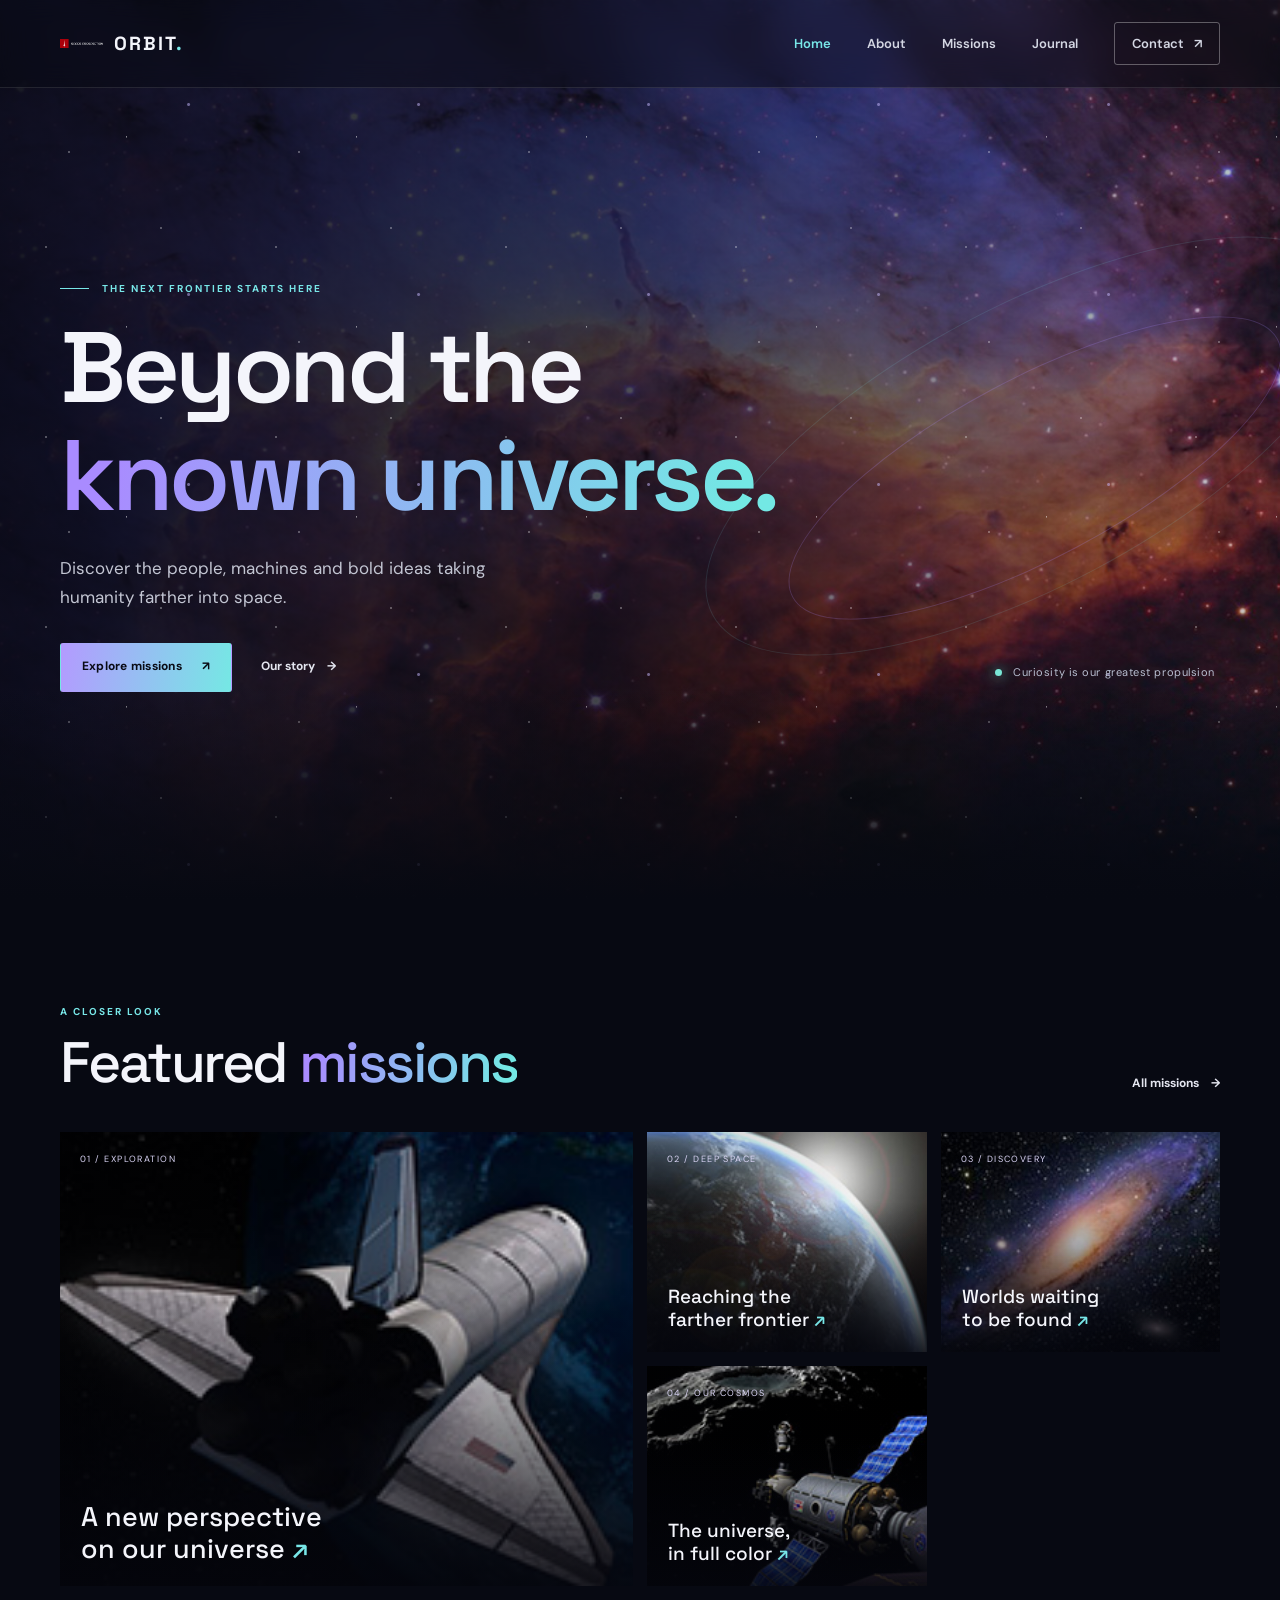
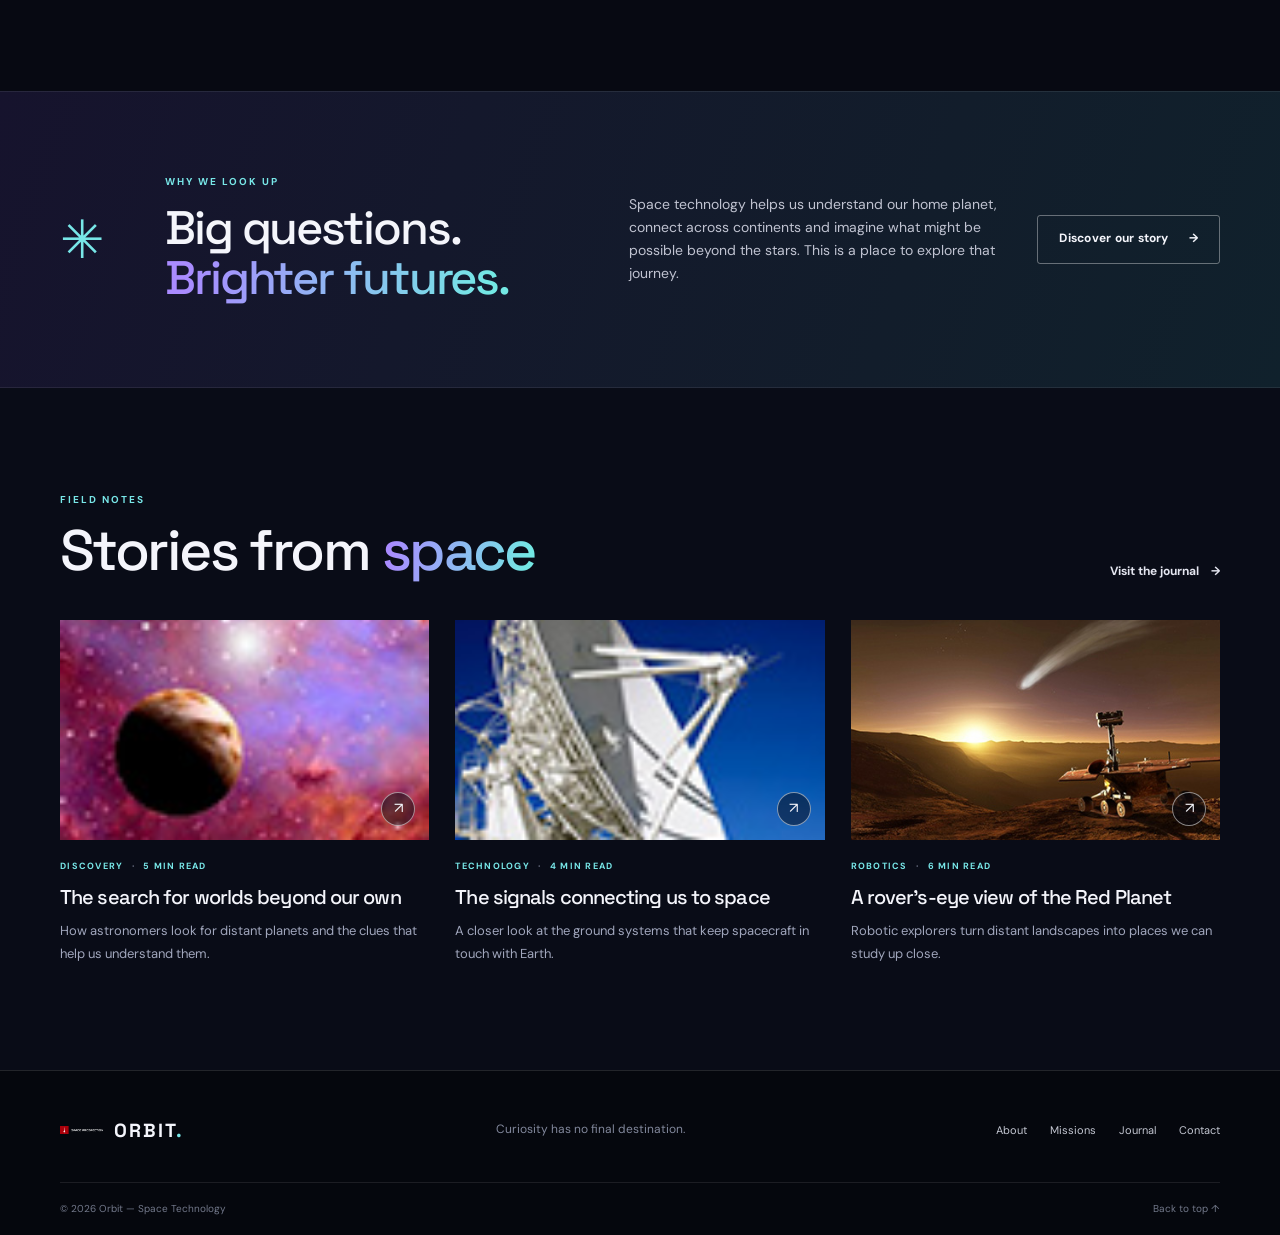
<file: index.html>
<!DOCTYPE html>
<html lang="en">
<head>
  <meta charset="UTF-8">
  <meta name="viewport" content="width=device-width, initial-scale=1.0">
  <meta name="description" content="Explore spacecraft, missions and discoveries shaping our understanding of the universe.">
  <title>Orbit — Space Technology</title>
  <link rel="preconnect" href="https://fonts.googleapis.com">
  <link rel="preconnect" href="https://fonts.gstatic.com" crossorigin>
  <link href="https://fonts.googleapis.com/css2?family=DM+Sans:wght@400;500;600;700&family=Space+Grotesk:wght@400;500;600;700&display=swap" rel="stylesheet">
  <link rel="stylesheet" href="styles.css">
</head>
<body>
  <header class="site-header">
    <div class="container nav-wrap">
      <a class="brand" href="index.html" aria-label="Orbit home"><img src="logo.png" alt="Orbit space logo"><span>ORBIT<span class="brand-dot">.</span></span></a>
      <nav class="main-nav" aria-label="Main navigation">
        <a class="active" href="index.html">Home</a><a href="about.html">About</a><a href="project.html">Missions</a><a href="blog.html">Journal</a><a class="nav-cta" href="Contact.html">Contact <span aria-hidden="true">↗</span></a>
      </nav>
    </div>
  </header>
  <main>
    <section class="hero hero-home">
      <div class="hero-stars" aria-hidden="true"></div>
      <div class="container hero-content">
        <p class="eyebrow fade-in"><span class="eyebrow-line"></span> THE NEXT FRONTIER STARTS HERE</p>
        <h1 class="fade-in delay-1">Beyond the<br><span class="text-gradient">known universe.</span></h1>
        <p class="hero-copy fade-in delay-2">Discover the people, machines and bold ideas taking humanity farther into space.</p>
        <div class="hero-actions fade-in delay-3"><a class="button button-primary" href="project.html">Explore missions <span aria-hidden="true">↗</span></a><a class="text-link" href="about.html">Our story <span aria-hidden="true">→</span></a></div>
        <div class="hero-note fade-in delay-3"><span class="status-dot"></span> Curiosity is our greatest propulsion</div>
      </div>
      <div class="hero-orbit orbit-one" aria-hidden="true"></div><div class="hero-orbit orbit-two" aria-hidden="true"></div>
    </section>

    <section class="section section-featured">
      <div class="container">
        <div class="section-heading"><div><p class="eyebrow">A CLOSER LOOK</p><h2>Featured <span class="text-gradient">missions</span></h2></div><a class="text-link" href="project.html">All missions <span aria-hidden="true">→</span></a></div>
        <div class="feature-grid">
          <a class="feature-card feature-large" href="project.html"><img src="project-image1.jpg" alt="Space exploration mission imagery" loading="lazy"><span class="card-shade"></span><span class="feature-label">01 / EXPLORATION</span><span class="feature-title">A new perspective<br>on our universe <span>↗</span></span></a>
          <a class="feature-card" href="project.html"><img src="project-image2.jpg" alt="A spacecraft exploring beyond Earth" loading="lazy"><span class="card-shade"></span><span class="feature-label">02 / DEEP SPACE</span><span class="feature-title">Reaching the<br>farther frontier <span>↗</span></span></a>
          <a class="feature-card" href="project.html"><img src="project-image3.jpg" alt="A view of a distant galaxy" loading="lazy"><span class="card-shade"></span><span class="feature-label">03 / DISCOVERY</span><span class="feature-title">Worlds waiting<br>to be found <span>↗</span></span></a>
          <a class="feature-card" href="project.html"><img src="project-image4.jpg" alt="A planet seen from space" loading="lazy"><span class="card-shade"></span><span class="feature-label">04 / OUR COSMOS</span><span class="feature-title">The universe,<br>in full color <span>↗</span></span></a>
        </div>
      </div>
    </section>

    <section class="mission-band"><div class="container mission-inner"><div class="mission-mark" aria-hidden="true">✳</div><div><p class="eyebrow">WHY WE LOOK UP</p><h2>Big questions.<br><span class="text-gradient">Brighter futures.</span></h2></div><p class="mission-copy">Space technology helps us understand our home planet, connect across continents and imagine what might be possible beyond the stars. This is a place to explore that journey.</p><a class="button button-outline" href="about.html">Discover our story <span aria-hidden="true">→</span></a></div></section>

    <section class="section section-stories">
      <div class="container"><div class="section-heading"><div><p class="eyebrow">FIELD NOTES</p><h2>Stories from <span class="text-gradient">space</span></h2></div><a class="text-link" href="blog.html">Visit the journal <span aria-hidden="true">→</span></a></div>
        <div class="story-grid">
          <article class="story-card"><a class="story-image" href="blog.html"><img src="finding-planet.jpg" alt="An artist's view of a planet" loading="lazy"><span class="image-arrow">↗</span></a><p class="story-meta">DISCOVERY <span>·</span> 5 MIN READ</p><h3><a href="blog.html">The search for worlds beyond our own</a></h3><p>How astronomers look for distant planets and the clues that help us understand them.</p></article>
          <article class="story-card"><a class="story-image" href="blog.html"><img src="new-satellitedish.jpg" alt="Satellite communications technology" loading="lazy"><span class="image-arrow">↗</span></a><p class="story-meta">TECHNOLOGY <span>·</span> 4 MIN READ</p><h3><a href="blog.html">The signals connecting us to space</a></h3><p>A closer look at the ground systems that keep spacecraft in touch with Earth.</p></article>
          <article class="story-card"><a class="story-image" href="blog.html"><img src="mars-rover.jpg" alt="Mars rover exploring the surface" loading="lazy"><span class="image-arrow">↗</span></a><p class="story-meta">ROBOTICS <span>·</span> 6 MIN READ</p><h3><a href="blog.html">A rover's-eye view of the Red Planet</a></h3><p>Robotic explorers turn distant landscapes into places we can study up close.</p></article>
        </div>
      </div>
    </section>
  </main>
  <footer class="site-footer"><div class="container footer-top"><a class="brand" href="index.html"><img src="logo.png" alt=""><span>ORBIT<span class="brand-dot">.</span></span></a><p>Curiosity has no final destination.</p><nav aria-label="Footer navigation"><a href="about.html">About</a><a href="project.html">Missions</a><a href="blog.html">Journal</a><a href="Contact.html">Contact</a></nav></div><div class="container footer-bottom"><span>© 2026 Orbit — Space Technology</span><a href="#top" onclick="window.scrollTo({top:0,behavior:'smooth'});return false;">Back to top ↑</a></div></footer>
</body>
</html>
</file>
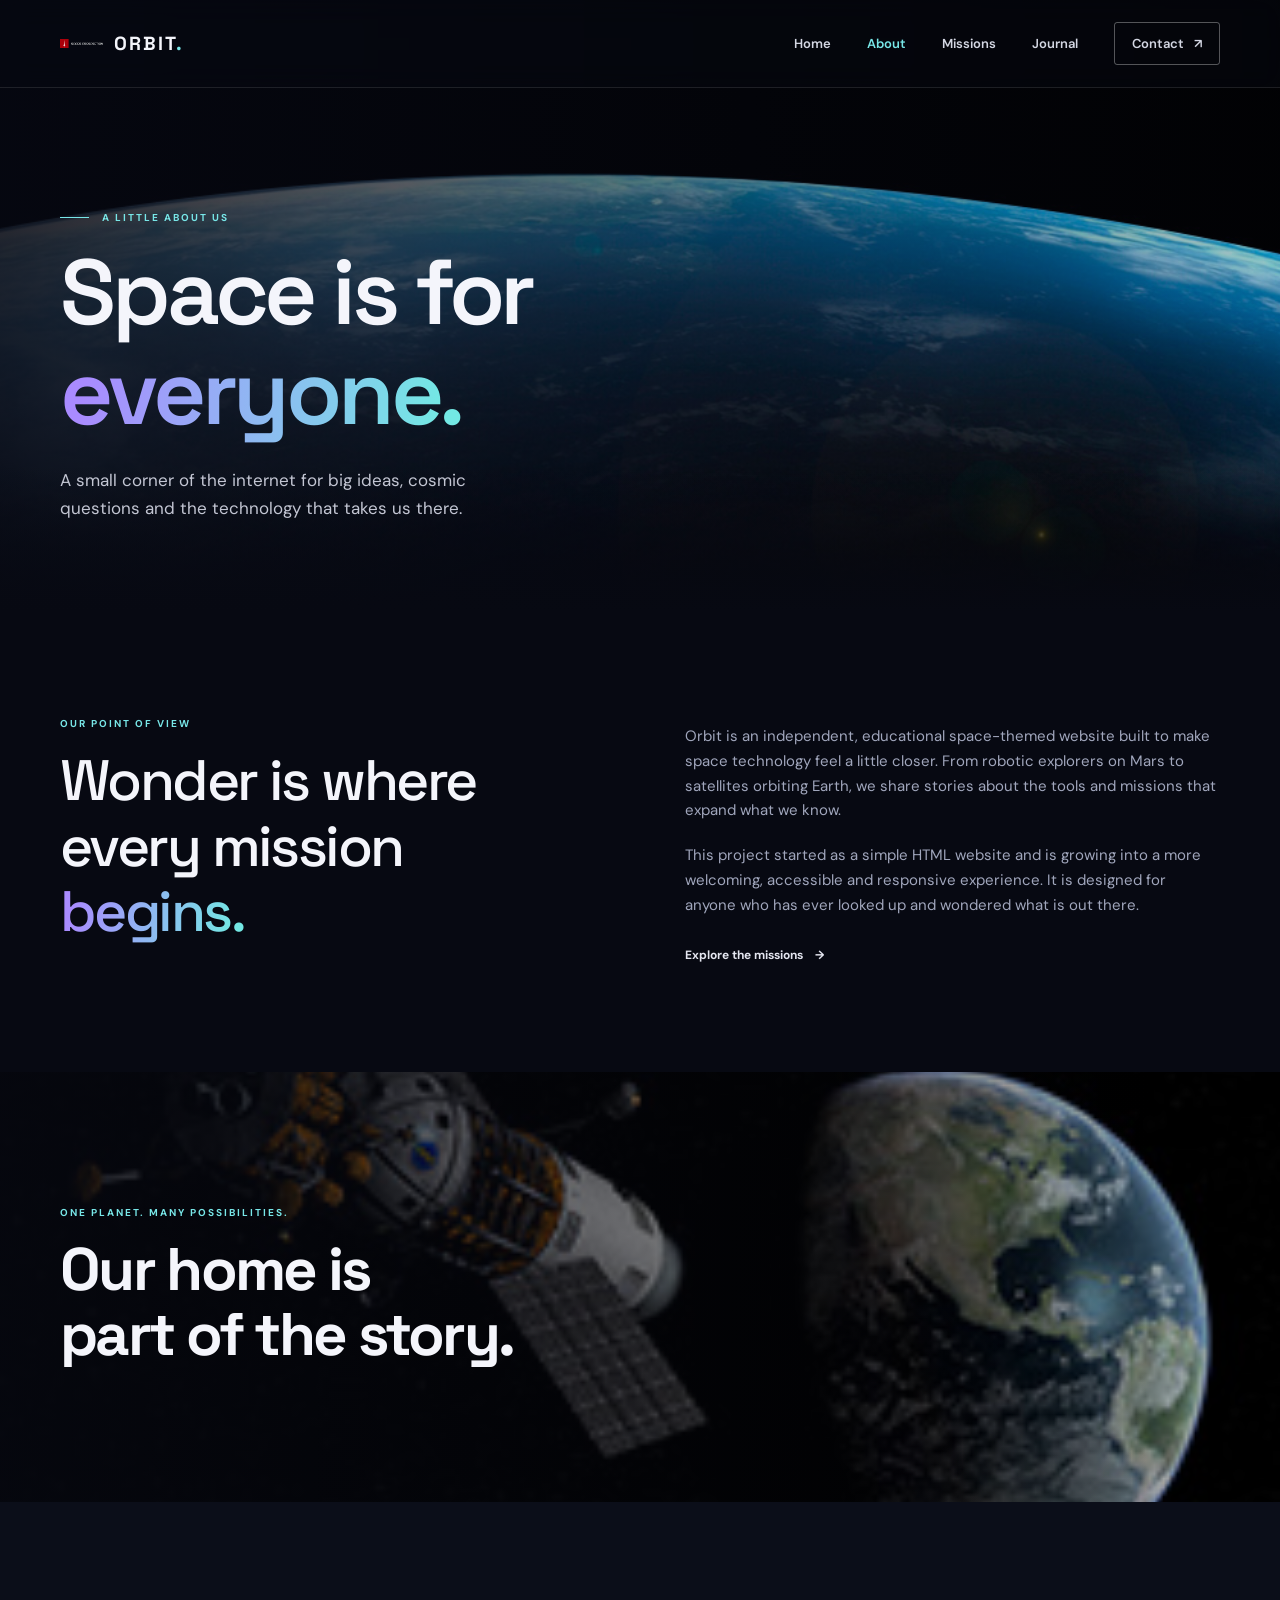
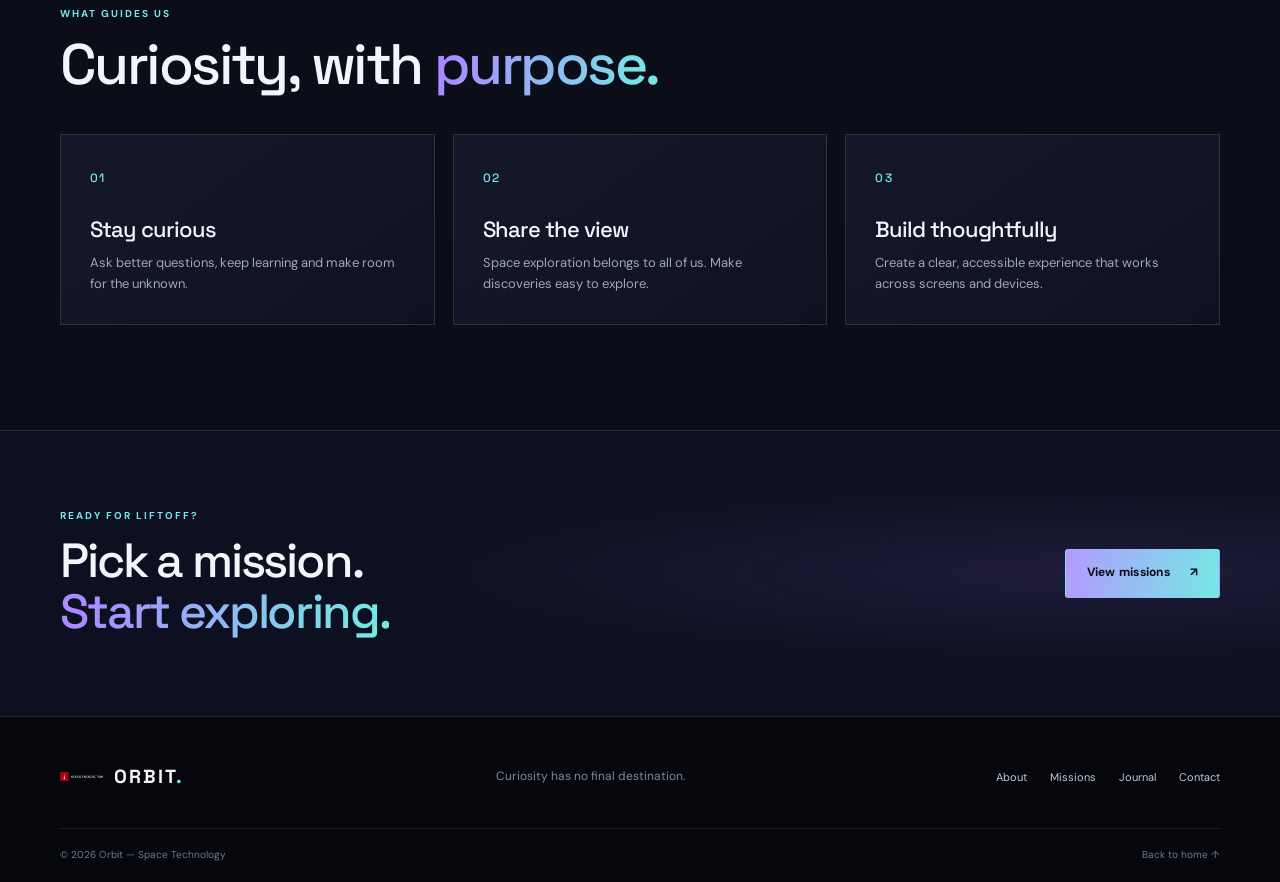
<file: about.html>
<!DOCTYPE html>
<html lang="en">
<head>
  <meta charset="UTF-8"><meta name="viewport" content="width=device-width, initial-scale=1.0">
  <meta name="description" content="Learn about Orbit, a space technology project made for curious minds.">
  <title>About — Orbit</title>
  <link rel="preconnect" href="https://fonts.googleapis.com"><link rel="preconnect" href="https://fonts.gstatic.com" crossorigin>
  <link href="https://fonts.googleapis.com/css2?family=DM+Sans:wght@400;500;600;700&family=Space+Grotesk:wght@400;500;600;700&display=swap" rel="stylesheet"><link rel="stylesheet" href="styles.css">
</head>
<body>
<header class="site-header"><div class="container nav-wrap"><a class="brand" href="index.html" aria-label="Orbit home"><img src="logo.png" alt="Orbit space logo"><span>ORBIT<span class="brand-dot">.</span></span></a><nav class="main-nav" aria-label="Main navigation"><a href="index.html">Home</a><a class="active" href="about.html">About</a><a href="project.html">Missions</a><a href="blog.html">Journal</a><a class="nav-cta" href="Contact.html">Contact <span aria-hidden="true">↗</span></a></nav></div></header>
<main>
  <section class="page-hero about-hero"><div class="container page-hero-content"><p class="eyebrow fade-in"><span class="eyebrow-line"></span> A LITTLE ABOUT US</p><h1 class="fade-in delay-1">Space is for<br><span class="text-gradient">everyone.</span></h1><p class="hero-copy fade-in delay-2">A small corner of the internet for big ideas, cosmic questions and the technology that takes us there.</p></div></section>
  <section class="section"><div class="container about-intro"><div><p class="eyebrow">OUR POINT OF VIEW</p><h2>Wonder is where<br>every mission <span class="text-gradient">begins.</span></h2></div><div class="about-copy"><p>Orbit is an independent, educational space-themed website built to make space technology feel a little closer. From robotic explorers on Mars to satellites orbiting Earth, we share stories about the tools and missions that expand what we know.</p><p>This project started as a simple HTML website and is growing into a more welcoming, accessible and responsive experience. It is designed for anyone who has ever looked up and wondered what is out there.</p><a class="text-link" href="project.html">Explore the missions <span aria-hidden="true">→</span></a></div></div></section>
  <section class="about-image-band"><img src="earth-satellite.jpg" alt="A satellite observing Earth from orbit" loading="lazy"><div class="about-image-overlay"><p class="eyebrow">ONE PLANET. MANY POSSIBILITIES.</p><h2>Our home is<br>part of the story.</h2></div></section>
  <section class="section values-section"><div class="container"><div class="section-heading"><div><p class="eyebrow">WHAT GUIDES US</p><h2>Curiosity, with <span class="text-gradient">purpose.</span></h2></div></div><div class="values-grid"><article class="value-card"><span class="value-number">01</span><h3>Stay curious</h3><p>Ask better questions, keep learning and make room for the unknown.</p></article><article class="value-card"><span class="value-number">02</span><h3>Share the view</h3><p>Space exploration belongs to all of us. Make discoveries easy to explore.</p></article><article class="value-card"><span class="value-number">03</span><h3>Build thoughtfully</h3><p>Create a clear, accessible experience that works across screens and devices.</p></article></div></div></section>
  <section class="cta-band"><div class="container cta-inner"><div><p class="eyebrow">READY FOR LIFTOFF?</p><h2>Pick a mission.<br><span class="text-gradient">Start exploring.</span></h2></div><a class="button button-primary" href="project.html">View missions <span aria-hidden="true">↗</span></a></div></section>
</main>
<footer class="site-footer"><div class="container footer-top"><a class="brand" href="index.html"><img src="logo.png" alt=""><span>ORBIT<span class="brand-dot">.</span></span></a><p>Curiosity has no final destination.</p><nav aria-label="Footer navigation"><a href="about.html">About</a><a href="project.html">Missions</a><a href="blog.html">Journal</a><a href="Contact.html">Contact</a></nav></div><div class="container footer-bottom"><span>© 2026 Orbit — Space Technology</span><a href="index.html">Back to home ↑</a></div></footer>
</body></html>
</file>
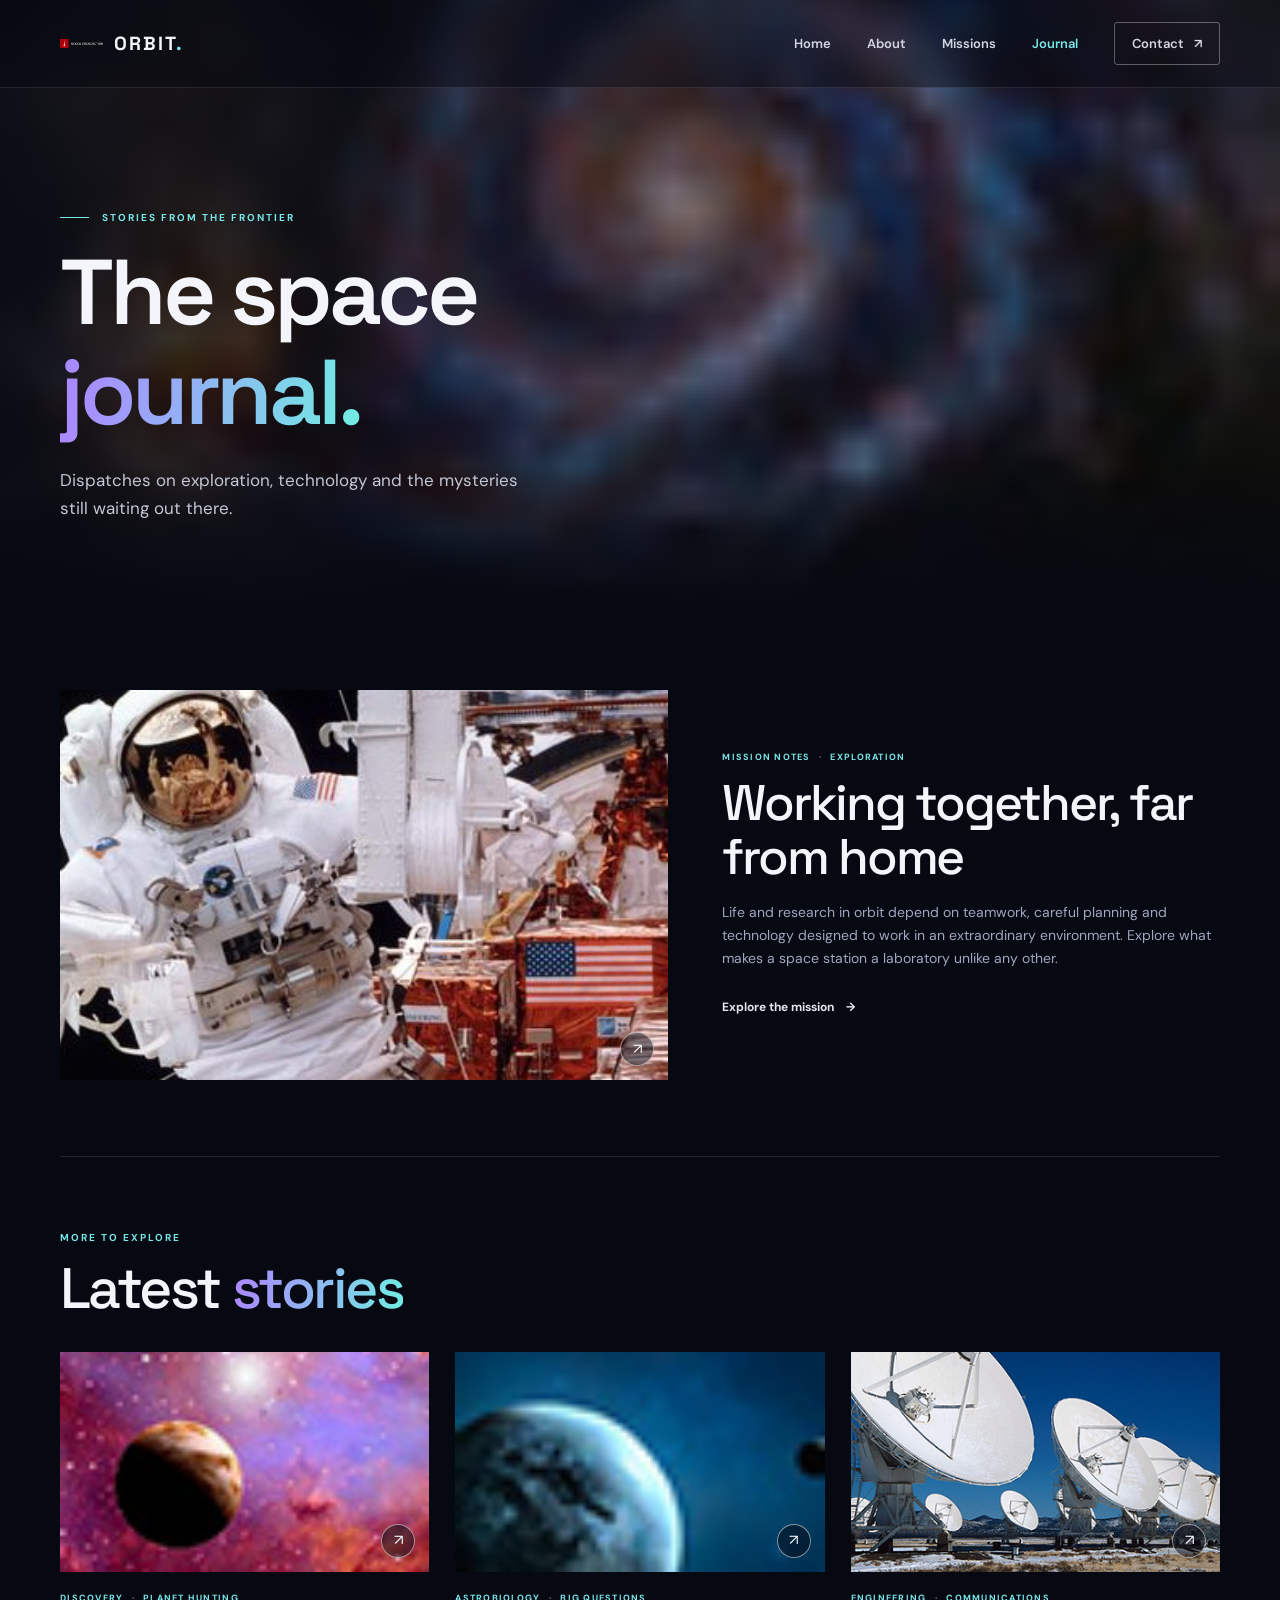
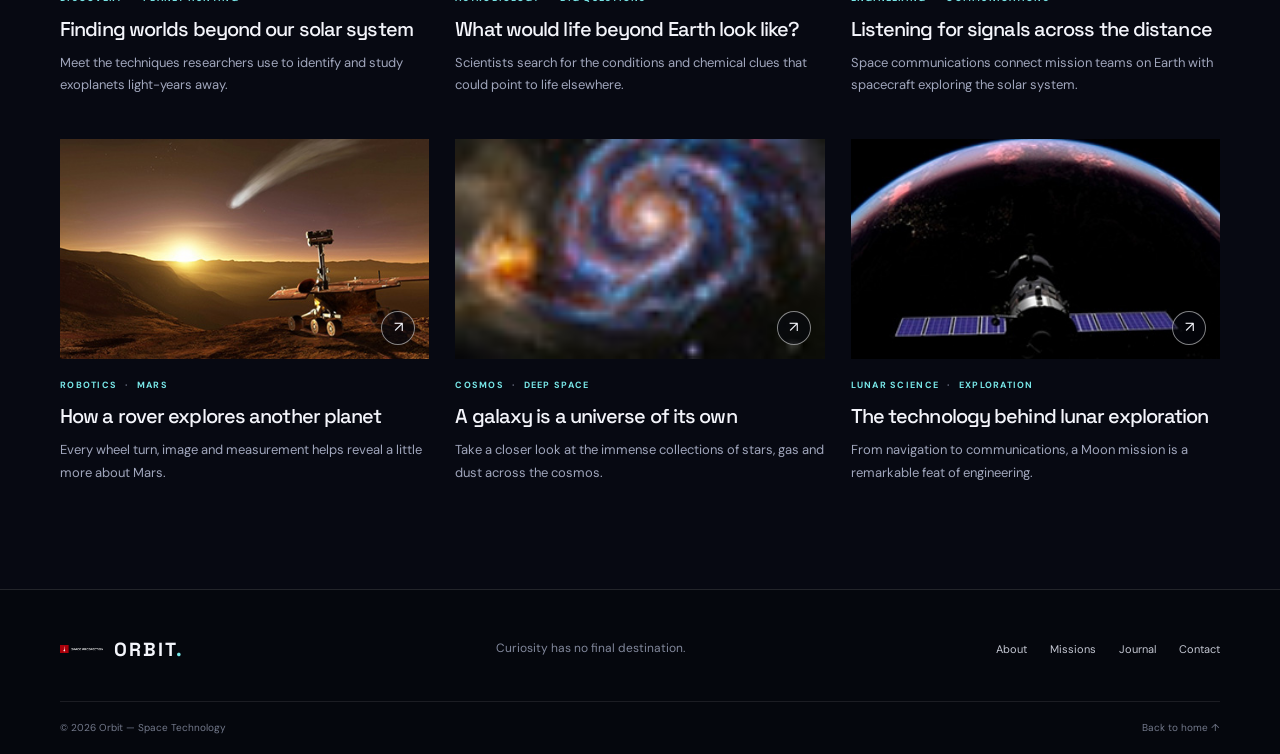
<file: blog.html>
<!DOCTYPE html>
<html lang="en">
<head>
  <meta charset="UTF-8"><meta name="viewport" content="width=device-width, initial-scale=1.0">
  <meta name="description" content="Read stories about space exploration, discoveries and technology.">
  <title>Journal — Orbit</title>
  <link rel="preconnect" href="https://fonts.googleapis.com"><link rel="preconnect" href="https://fonts.gstatic.com" crossorigin>
  <link href="https://fonts.googleapis.com/css2?family=DM+Sans:wght@400;500;600;700&family=Space+Grotesk:wght@400;500;600;700&display=swap" rel="stylesheet"><link rel="stylesheet" href="styles.css">
</head>
<body>
<header class="site-header"><div class="container nav-wrap"><a class="brand" href="index.html" aria-label="Orbit home"><img src="logo.png" alt="Orbit space logo"><span>ORBIT<span class="brand-dot">.</span></span></a><nav class="main-nav" aria-label="Main navigation"><a href="index.html">Home</a><a href="about.html">About</a><a href="project.html">Missions</a><a class="active" href="blog.html">Journal</a><a class="nav-cta" href="Contact.html">Contact <span aria-hidden="true">↗</span></a></nav></div></header>
<main>
  <section class="page-hero journal-hero"><div class="container page-hero-content"><p class="eyebrow fade-in"><span class="eyebrow-line"></span> STORIES FROM THE FRONTIER</p><h1 class="fade-in delay-1">The space<br><span class="text-gradient">journal.</span></h1><p class="hero-copy fade-in delay-2">Dispatches on exploration, technology and the mysteries still waiting out there.</p></div></section>
  <section class="section journal-section"><div class="container">
    <article class="journal-feature"><a class="journal-feature-image" href="project.html"><img src="astronaut.jpg" alt="Astronaut working in space" loading="lazy"><span class="image-arrow">↗</span></a><div class="journal-feature-copy"><p class="story-meta">MISSION NOTES <span>·</span> EXPLORATION</p><h2><a href="project.html">Working together, far from home</a></h2><p>Life and research in orbit depend on teamwork, careful planning and technology designed to work in an extraordinary environment. Explore what makes a space station a laboratory unlike any other.</p><a class="text-link" href="project.html">Explore the mission <span aria-hidden="true">→</span></a></div></article>
    <div class="section-heading journal-list-heading"><div><p class="eyebrow">MORE TO EXPLORE</p><h2>Latest <span class="text-gradient">stories</span></h2></div></div>
    <div class="story-grid journal-grid">
      <article class="story-card"><a class="story-image" href="project.html"><img src="finding-planet.jpg" alt="Illustration of a distant planet" loading="lazy"><span class="image-arrow">↗</span></a><p class="story-meta">DISCOVERY <span>·</span> PLANET HUNTING</p><h3><a href="project.html">Finding worlds beyond our solar system</a></h3><p>Meet the techniques researchers use to identify and study exoplanets light-years away.</p></article>
      <article class="story-card"><a class="story-image" href="project.html"><img src="alien-life.jpg" alt="A science-fiction-inspired alien world" loading="lazy"><span class="image-arrow">↗</span></a><p class="story-meta">ASTROBIOLOGY <span>·</span> BIG QUESTIONS</p><h3><a href="project.html">What would life beyond Earth look like?</a></h3><p>Scientists search for the conditions and chemical clues that could point to life elsewhere.</p></article>
      <article class="story-card"><a class="story-image" href="project.html"><img src="satellite-dish.jpg" alt="A satellite dish used for space communications" loading="lazy"><span class="image-arrow">↗</span></a><p class="story-meta">ENGINEERING <span>·</span> COMMUNICATIONS</p><h3><a href="project.html">Listening for signals across the distance</a></h3><p>Space communications connect mission teams on Earth with spacecraft exploring the solar system.</p></article>
      <article class="story-card"><a class="story-image" href="project.html"><img src="mars-rover.jpg" alt="Mars rover exploring a rocky landscape" loading="lazy"><span class="image-arrow">↗</span></a><p class="story-meta">ROBOTICS <span>·</span> MARS</p><h3><a href="project.html">How a rover explores another planet</a></h3><p>Every wheel turn, image and measurement helps reveal a little more about Mars.</p></article>
      <article class="story-card"><a class="story-image" href="project.html"><img src="galaxy.jpg" alt="A bright galaxy in deep space" loading="lazy"><span class="image-arrow">↗</span></a><p class="story-meta">COSMOS <span>·</span> DEEP SPACE</p><h3><a href="project.html">A galaxy is a universe of its own</a></h3><p>Take a closer look at the immense collections of stars, gas and dust across the cosmos.</p></article>
      <article class="story-card"><a class="story-image" href="project.html"><img src="moon-satellite.jpg" alt="Spacecraft exploring near the Moon" loading="lazy"><span class="image-arrow">↗</span></a><p class="story-meta">LUNAR SCIENCE <span>·</span> EXPLORATION</p><h3><a href="project.html">The technology behind lunar exploration</a></h3><p>From navigation to communications, a Moon mission is a remarkable feat of engineering.</p></article>
    </div>
  </div></section>
</main>
<footer class="site-footer"><div class="container footer-top"><a class="brand" href="index.html"><img src="logo.png" alt=""><span>ORBIT<span class="brand-dot">.</span></span></a><p>Curiosity has no final destination.</p><nav aria-label="Footer navigation"><a href="about.html">About</a><a href="project.html">Missions</a><a href="blog.html">Journal</a><a href="Contact.html">Contact</a></nav></div><div class="container footer-bottom"><span>© 2026 Orbit — Space Technology</span><a href="index.html">Back to home ↑</a></div></footer>
</body></html>
</file>
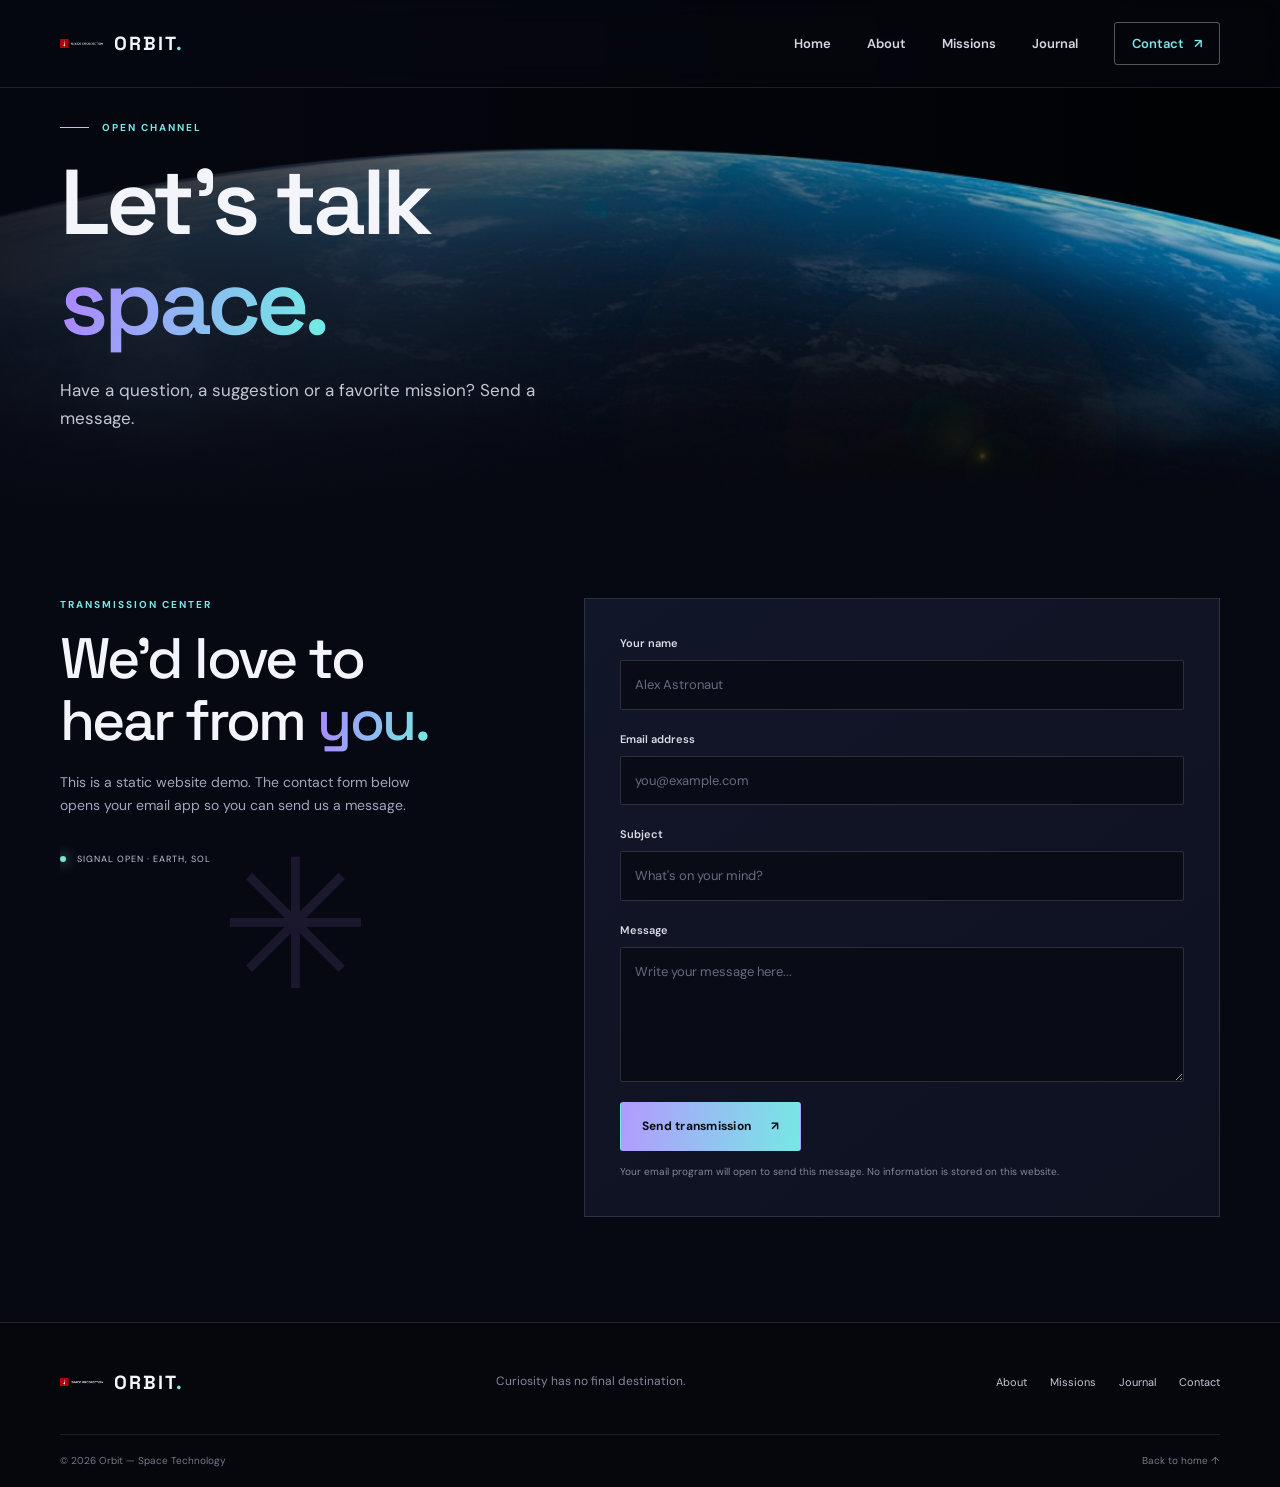
<file: Contact.html>
<!DOCTYPE html>
<html lang="en">
<head>
  <meta charset="UTF-8"><meta name="viewport" content="width=device-width, initial-scale=1.0">
  <meta name="description" content="Get in touch with the Orbit space technology project.">
  <title>Contact — Orbit</title>
  <link rel="preconnect" href="https://fonts.googleapis.com"><link rel="preconnect" href="https://fonts.gstatic.com" crossorigin>
  <link href="https://fonts.googleapis.com/css2?family=DM+Sans:wght@400;500;600;700&family=Space+Grotesk:wght@400;500;600;700&display=swap" rel="stylesheet"><link rel="stylesheet" href="styles.css">
</head>
<body>
<header class="site-header"><div class="container nav-wrap"><a class="brand" href="index.html" aria-label="Orbit home"><img src="logo.png" alt="Orbit space logo"><span>ORBIT<span class="brand-dot">.</span></span></a><nav class="main-nav" aria-label="Main navigation"><a href="index.html">Home</a><a href="about.html">About</a><a href="project.html">Missions</a><a href="blog.html">Journal</a><a class="nav-cta active" href="Contact.html">Contact <span aria-hidden="true">↗</span></a></nav></div></header>
<main>
  <section class="page-hero contact-hero"><div class="container page-hero-content"><p class="eyebrow fade-in"><span class="eyebrow-line"></span> OPEN CHANNEL</p><h1 class="fade-in delay-1">Let's talk<br><span class="text-gradient">space.</span></h1><p class="hero-copy fade-in delay-2">Have a question, a suggestion or a favorite mission? Send a message.</p></div></section>
  <section class="section contact-section"><div class="container contact-layout"><div class="contact-aside"><p class="eyebrow">TRANSMISSION CENTER</p><h2>We'd love to<br>hear from <span class="text-gradient">you.</span></h2><p>This is a static website demo. The contact form below opens your email app so you can send us a message.</p><div class="contact-coordinate"><span class="status-dot"></span> SIGNAL OPEN <span>·</span> EARTH, SOL</div><div class="contact-decoration" aria-hidden="true">✳</div></div>
    <form class="contact-form" action="mailto:hello@example.com" method="post" enctype="text/plain"><div class="form-row"><label for="name">Your name</label><input id="name" name="name" type="text" placeholder="Alex Astronaut" autocomplete="name" required></div><div class="form-row"><label for="email">Email address</label><input id="email" name="email" type="email" placeholder="you@example.com" autocomplete="email" required></div><div class="form-row"><label for="subject">Subject</label><input id="subject" name="subject" type="text" placeholder="What's on your mind?" required></div><div class="form-row"><label for="message">Message</label><textarea id="message" name="message" rows="5" placeholder="Write your message here..." required></textarea></div><button class="button button-primary" type="submit">Send transmission <span aria-hidden="true">↗</span></button><p class="form-note">Your email program will open to send this message. No information is stored on this website.</p></form>
  </div></section>
</main>
<footer class="site-footer"><div class="container footer-top"><a class="brand" href="index.html"><img src="logo.png" alt=""><span>ORBIT<span class="brand-dot">.</span></span></a><p>Curiosity has no final destination.</p><nav aria-label="Footer navigation"><a href="about.html">About</a><a href="project.html">Missions</a><a href="blog.html">Journal</a><a href="Contact.html">Contact</a></nav></div><div class="container footer-bottom"><span>© 2026 Orbit — Space Technology</span><a href="index.html">Back to home ↑</a></div></footer>
</body></html>
</file>
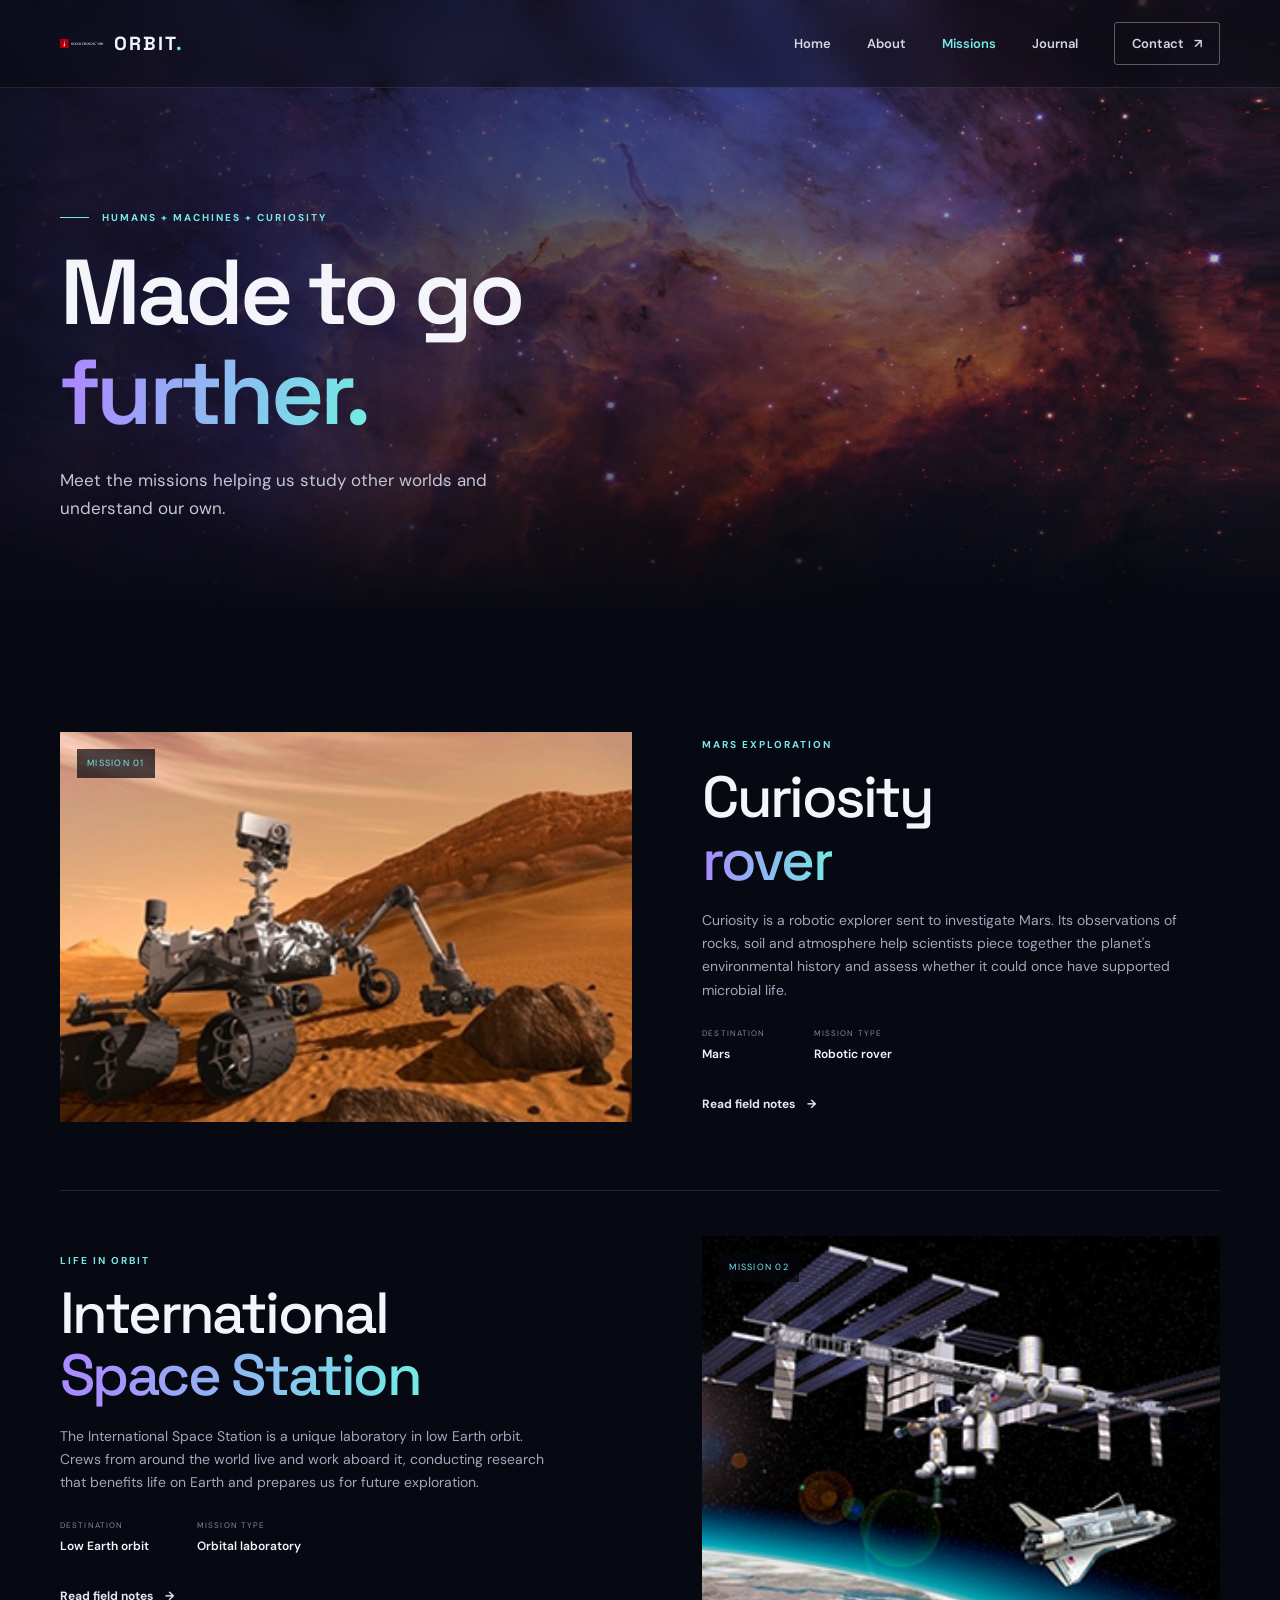
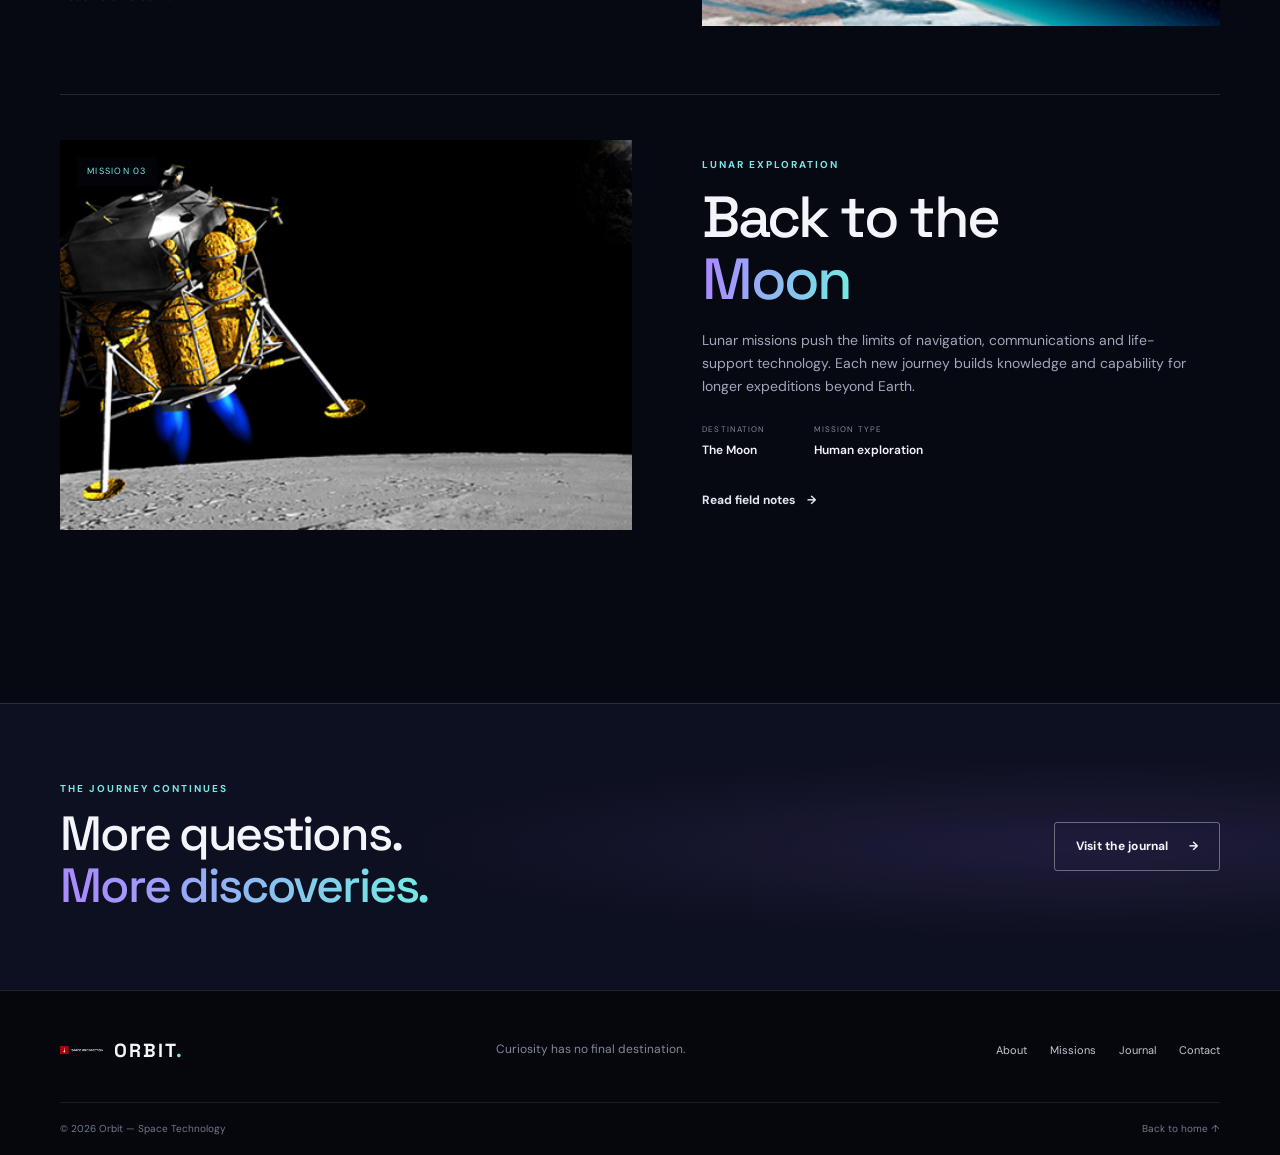
<file: project.html>
<!DOCTYPE html>
<html lang="en">
<head>
  <meta charset="UTF-8"><meta name="viewport" content="width=device-width, initial-scale=1.0">
  <meta name="description" content="Explore space missions, robotic explorers and the International Space Station.">
  <title>Missions — Orbit</title>
  <link rel="preconnect" href="https://fonts.googleapis.com"><link rel="preconnect" href="https://fonts.gstatic.com" crossorigin>
  <link href="https://fonts.googleapis.com/css2?family=DM+Sans:wght@400;500;600;700&family=Space+Grotesk:wght@400;500;600;700&display=swap" rel="stylesheet"><link rel="stylesheet" href="styles.css">
</head>
<body>
<header class="site-header"><div class="container nav-wrap"><a class="brand" href="index.html" aria-label="Orbit home"><img src="logo.png" alt="Orbit space logo"><span>ORBIT<span class="brand-dot">.</span></span></a><nav class="main-nav" aria-label="Main navigation"><a href="index.html">Home</a><a href="about.html">About</a><a class="active" href="project.html">Missions</a><a href="blog.html">Journal</a><a class="nav-cta" href="Contact.html">Contact <span aria-hidden="true">↗</span></a></nav></div></header>
<main>
  <section class="page-hero missions-hero"><div class="container page-hero-content"><p class="eyebrow fade-in"><span class="eyebrow-line"></span> HUMANS + MACHINES + CURIOSITY</p><h1 class="fade-in delay-1">Made to go<br><span class="text-gradient">further.</span></h1><p class="hero-copy fade-in delay-2">Meet the missions helping us study other worlds and understand our own.</p></div></section>
  <section class="section missions-list"><div class="container">
    <article class="mission-card"><div class="mission-card-image"><img src="curious-rover.jpg" alt="Curiosity rover on the surface of Mars" loading="lazy"><span class="image-index">MISSION 01</span></div><div class="mission-card-copy"><p class="eyebrow">MARS EXPLORATION</p><h2>Curiosity<br><span class="text-gradient">rover</span></h2><p>Curiosity is a robotic explorer sent to investigate Mars. Its observations of rocks, soil and atmosphere help scientists piece together the planet's environmental history and assess whether it could once have supported microbial life.</p><div class="mission-facts"><div><span>DESTINATION</span><strong>Mars</strong></div><div><span>MISSION TYPE</span><strong>Robotic rover</strong></div></div><a class="text-link" href="blog.html">Read field notes <span aria-hidden="true">→</span></a></div></article>
    <article class="mission-card mission-card-reverse"><div class="mission-card-image"><img src="space-station.jpg" alt="International Space Station orbiting Earth" loading="lazy"><span class="image-index">MISSION 02</span></div><div class="mission-card-copy"><p class="eyebrow">LIFE IN ORBIT</p><h2>International<br><span class="text-gradient">Space Station</span></h2><p>The International Space Station is a unique laboratory in low Earth orbit. Crews from around the world live and work aboard it, conducting research that benefits life on Earth and prepares us for future exploration.</p><div class="mission-facts"><div><span>DESTINATION</span><strong>Low Earth orbit</strong></div><div><span>MISSION TYPE</span><strong>Orbital laboratory</strong></div></div><a class="text-link" href="blog.html">Read field notes <span aria-hidden="true">→</span></a></div></article>
    <article class="mission-card"><div class="mission-card-image"><img src="moon-landing.jpg" alt="A historic lunar exploration scene" loading="lazy"><span class="image-index">MISSION 03</span></div><div class="mission-card-copy"><p class="eyebrow">LUNAR EXPLORATION</p><h2>Back to the<br><span class="text-gradient">Moon</span></h2><p>Lunar missions push the limits of navigation, communications and life-support technology. Each new journey builds knowledge and capability for longer expeditions beyond Earth.</p><div class="mission-facts"><div><span>DESTINATION</span><strong>The Moon</strong></div><div><span>MISSION TYPE</span><strong>Human exploration</strong></div></div><a class="text-link" href="blog.html">Read field notes <span aria-hidden="true">→</span></a></div></article>
  </div></section>
  <section class="cta-band"><div class="container cta-inner"><div><p class="eyebrow">THE JOURNEY CONTINUES</p><h2>More questions.<br><span class="text-gradient">More discoveries.</span></h2></div><a class="button button-outline" href="blog.html">Visit the journal <span aria-hidden="true">→</span></a></div></section>
</main>
<footer class="site-footer"><div class="container footer-top"><a class="brand" href="index.html"><img src="logo.png" alt=""><span>ORBIT<span class="brand-dot">.</span></span></a><p>Curiosity has no final destination.</p><nav aria-label="Footer navigation"><a href="about.html">About</a><a href="project.html">Missions</a><a href="blog.html">Journal</a><a href="Contact.html">Contact</a></nav></div><div class="container footer-bottom"><span>© 2026 Orbit — Space Technology</span><a href="index.html">Back to home ↑</a></div></footer>
</body></html>
</file>
<file: styles.css>
:root{--bg:#070912;--bg-soft:#0c1020;--panel:#111629;--text:#f4f5fb;--muted:#a0a6bc;--purple:#a98bff;--cyan:#78e7e8;--line:rgba(255,255,255,.12);--font-display:'Space Grotesk',sans-serif;--font-body:'DM Sans',sans-serif;--container:1160px}*{box-sizing:border-box}html{scroll-behavior:smooth;scroll-padding-top:90px}body{margin:0;background:var(--bg);color:var(--text);font-family:var(--font-body);font-size:16px;line-height:1.65;overflow-x:hidden}img{display:block;max-width:100%}a{color:inherit;text-decoration:none}button,input,textarea{font:inherit}.container{width:min(var(--container),calc(100% - 48px));margin-inline:auto}.site-header{position:absolute;z-index:10;inset:0 0 auto;height:88px;border-bottom:1px solid rgba(255,255,255,.1);background:rgba(7,9,18,.45);backdrop-filter:blur(14px)}.nav-wrap{height:100%;display:flex;align-items:center;justify-content:space-between}.brand{display:inline-flex;align-items:center;gap:11px;font:700 19px var(--font-display);letter-spacing:.11em}.brand img{width:43px;height:43px;object-fit:contain}.brand-dot{color:var(--cyan)}.main-nav{display:flex;align-items:center;gap:36px;font-size:13px;font-weight:600;color:#d4d7e3}.main-nav a{transition:color .25s ease}.main-nav a:hover,.main-nav a.active{color:var(--cyan)}.main-nav .nav-cta{padding:10px 17px;border:1px solid rgba(255,255,255,.32);border-radius:3px}.nav-cta span{margin-left:7px}.hero,.page-hero{position:relative;overflow:hidden;background-color:#080b17;background-size:cover;background-position:center}.hero-home{min-height:760px;height:min(100vh,900px);display:flex;align-items:center;background-image:linear-gradient(90deg,rgba(6,8,18,.93) 0%,rgba(6,8,18,.72) 48%,rgba(6,8,18,.2) 100%),url('bg-home.jpg')}.hero-home:after,.page-hero:after{content:"";position:absolute;inset:0;pointer-events:none;background:linear-gradient(0deg,var(--bg) 0%,transparent 24%)}.hero-content,.page-hero-content{position:relative;z-index:2;padding-top:74px}.hero-content{max-width:var(--container);width:min(var(--container),calc(100% - 48px));margin-inline:auto}.eyebrow{margin:0 0 18px;color:var(--cyan);font-size:10px;font-weight:700;letter-spacing:.2em;line-height:1.4}.eyebrow-line{display:inline-block;width:29px;height:1px;margin:0 9px 3px 0;background:var(--cyan)}h1,h2,h3,p{margin-top:0}h1,h2,h3{font-family:var(--font-display);line-height:1.08;letter-spacing:-.045em}h1{max-width:760px;margin:0 0 24px;font-size:clamp(54px,8vw,100px);font-weight:600}.text-gradient{background:linear-gradient(100deg,#a98bff 8%,#73e8e4 94%);-webkit-background-clip:text;background-clip:text;color:transparent}.hero-copy{max-width:490px;margin:0 0 32px;color:#c3c6d3;font-size:17px}.hero-actions{display:flex;align-items:center;gap:29px}.button{min-height:49px;display:inline-flex;align-items:center;justify-content:center;gap:20px;padding:0 21px;border:1px solid transparent;border-radius:3px;font-size:12px;font-weight:700;letter-spacing:.02em;transition:transform .25s ease,background .25s ease,border-color .25s ease}.button:hover{transform:translateY(-3px)}.button-primary{color:#090b15;background:linear-gradient(100deg,#b39aff,#75e8e4)}.button-primary:hover{background:linear-gradient(100deg,#c1aeff,#9af0ed)}.button-outline{border-color:rgba(255,255,255,.36);color:var(--text)}.button-outline:hover{border-color:var(--cyan);color:var(--cyan)}.text-link{display:inline-flex;align-items:center;gap:12px;color:#e4e6f0;font-size:12px;font-weight:700;transition:color .2s ease,gap .2s ease}.text-link:hover{gap:17px;color:var(--cyan)}.hero-note{position:absolute;top:455px;right:5px;color:#b8bed0;font-size:11px;letter-spacing:.05em}.status-dot{display:inline-block;width:7px;height:7px;margin-right:8px;border-radius:50%;background:#79e6d5;box-shadow:0 0 13px #79e6d5;animation:pulse 2s infinite}.hero-stars{position:absolute;inset:0;opacity:.5;background-image:radial-gradient(1px 1px at 20% 30%,#fff 50%,transparent 100%),radial-gradient(1px 1px at 70% 20%,#fff 50%,transparent 100%),radial-gradient(2px 2px at 82% 55%,#c9bbff 50%,transparent 100%),radial-gradient(1px 1px at 55% 72%,#fff 50%,transparent 100%),radial-gradient(1px 1px at 30% 80%,#fff 50%,transparent 100%);background-size:230px 190px;animation:star-drift 70s linear infinite}.hero-orbit{position:absolute;z-index:1;width:550px;height:180px;border:1px solid rgba(169,139,255,.22);border-radius:50%;right:-30px;top:42%;transform:rotate(-28deg);animation:orbit-float 9s ease-in-out infinite}.orbit-two{width:720px;height:280px;right:-110px;top:34%;border-color:rgba(120,231,232,.12);animation-delay:-4s}.section{padding:105px 0}.section-heading{display:flex;align-items:end;justify-content:space-between;gap:24px;margin-bottom:38px}.section-heading h2,.about-intro h2,.mission-inner h2,.cta-inner h2,.contact-aside h2{margin:0;font-size:clamp(36px,5vw,57px);font-weight:500}.section-heading .eyebrow{margin-bottom:13px}.section-featured{background:var(--bg)}.feature-grid{display:grid;grid-template-columns:repeat(4,1fr);grid-template-rows:220px 220px;gap:14px}.feature-card{position:relative;display:block;min-width:0;overflow:hidden;background:#171b2c}.feature-large{grid-row:span 2;grid-column:span 2}.feature-card img{width:100%;height:100%;object-fit:cover;transition:transform .7s cubic-bezier(.2,.8,.2,1)}.feature-card:hover img,.story-image:hover img,.mission-card-image:hover img,.journal-feature-image:hover img{transform:scale(1.055)}.card-shade{position:absolute;inset:0;background:linear-gradient(0deg,rgba(4,5,12,.9),transparent 68%),linear-gradient(90deg,rgba(4,5,12,.2),transparent)}.feature-label{position:absolute;top:20px;left:20px;color:#d9d4f4;font-size:9px;letter-spacing:.16em}.feature-title{position:absolute;bottom:20px;left:21px;font:500 19px/1.2 var(--font-display)}.feature-large .feature-title{font-size:27px}.feature-title span{color:var(--cyan)}.mission-band{padding:83px 0;background:linear-gradient(110deg,#16132d,#121d2b 70%,#10212c);border-block:1px solid rgba(255,255,255,.08)}.mission-inner{display:grid;grid-template-columns:70px 1.15fr 1fr auto;align-items:center;gap:35px}.mission-mark{font-size:53px;color:var(--cyan);animation:slow-spin 24s linear infinite}.mission-inner .eyebrow{margin-bottom:14px}.mission-inner h2{font-size:clamp(34px,4vw,47px)}.mission-copy{margin:0;color:#c0c3d1;font-size:14px}.section-stories{background:#090c17}.story-grid{display:grid;grid-template-columns:repeat(3,1fr);gap:26px}.story-card{min-width:0}.story-image,.journal-feature-image{position:relative;display:block;overflow:hidden;background:#15192a}.story-image{height:220px;margin-bottom:19px}.story-image img,.journal-feature-image img{width:100%;height:100%;object-fit:cover;transition:transform .7s cubic-bezier(.2,.8,.2,1)}.image-arrow{position:absolute;right:14px;bottom:14px;width:34px;height:34px;display:grid;place-items:center;border:1px solid rgba(255,255,255,.5);border-radius:50%;background:rgba(7,9,18,.5);font-size:15px;transition:background .25s ease,color .25s ease}.story-image:hover .image-arrow,.journal-feature-image:hover .image-arrow{background:var(--cyan);color:#081015}.story-meta{margin:0 0 11px;color:var(--cyan);font-size:9px;font-weight:700;letter-spacing:.14em}.story-meta span{padding:0 5px;color:#82889c}.story-card h3{margin:0 0 10px;font-size:20px;font-weight:500;line-height:1.3}.story-card h3 a:hover,.journal-feature-copy h2 a:hover{color:var(--cyan)}.story-card>p:last-child{margin:0;color:var(--muted);font-size:13px;line-height:1.7}.site-footer{padding:38px 0 0;background:#05070d;border-top:1px solid var(--line)}.footer-top{display:flex;align-items:center;justify-content:space-between;gap:24px;padding-bottom:30px}.footer-top>p{margin:0;color:#82889c;font-size:12px}.footer-top nav{display:flex;gap:23px;color:#c4c7d2;font-size:11px}.footer-top nav a:hover,.footer-bottom a:hover{color:var(--cyan)}.footer-bottom{display:flex;justify-content:space-between;padding:18px 0;border-top:1px solid rgba(255,255,255,.09);color:#73798b;font-size:10px}.page-hero{min-height:560px;height:68vh;max-height:700px;display:flex;align-items:flex-end;background-image:linear-gradient(90deg,rgba(6,8,18,.88),rgba(6,8,18,.25)),url('bg-about.jpg')}.page-hero-content{padding-bottom:90px}.page-hero h1{font-size:clamp(58px,8vw,92px)}.page-hero .hero-copy{margin-bottom:0}.about-hero{background-image:linear-gradient(90deg,rgba(6,8,18,.88),rgba(6,8,18,.23)),url('bg-about.jpg')}.about-intro{display:grid;grid-template-columns:1fr 1fr;gap:90px;align-items:start}.about-intro h2{line-height:1.15}.about-intro .eyebrow{margin-bottom:17px}.about-copy{padding-top:7px;color:var(--muted);font-size:15px}.about-copy p{margin-bottom:20px}.about-copy .text-link{margin-top:9px}.about-image-band{position:relative;height:430px;overflow:hidden}.about-image-band>img{width:100%;height:100%;object-fit:cover;object-position:center 45%;filter:brightness(.64)}.about-image-band:after{content:"";position:absolute;inset:0;background:linear-gradient(90deg,rgba(7,9,18,.76),transparent 90%)}.about-image-overlay{position:absolute;z-index:1;top:50%;left:max(calc((100vw - var(--container))/2),24px);transform:translateY(-50%)}.about-image-overlay h2{margin:0;font-size:clamp(36px,5vw,60px)}.values-section{background:#0b0e19}.values-grid{display:grid;grid-template-columns:repeat(3,1fr);gap:18px}.value-card{padding:29px;background:linear-gradient(145deg,#14182a,#0e1220);border:1px solid var(--line);transition:transform .3s ease,border-color .3s ease}.value-card:hover{transform:translateY(-5px);border-color:rgba(120,231,232,.45)}.value-number{color:var(--cyan);font:500 12px var(--font-display);letter-spacing:.1em}.value-card h3{margin:28px 0 10px;font-size:22px;font-weight:500}.value-card p{margin:0;color:var(--muted);font-size:13px}.cta-band{padding:78px 0;background:radial-gradient(ellipse at 85% 50%,rgba(113,81,181,.18),transparent 45%),#0d1020;border-top:1px solid var(--line)}.cta-inner{display:flex;align-items:center;justify-content:space-between;gap:30px}.cta-inner .eyebrow{margin-bottom:12px}.cta-inner h2{font-size:clamp(35px,4vw,48px)}.missions-hero{background-image:linear-gradient(90deg,rgba(6,8,18,.9),rgba(6,8,18,.2)),url('bg-home.jpg')}.missions-list{padding-top:75px}.mission-card{display:grid;grid-template-columns:1.05fr .95fr;align-items:center;gap:70px;padding:45px 0 68px;border-bottom:1px solid var(--line)}.mission-card:last-child{border-bottom:0}.mission-card-reverse .mission-card-image{order:2}.mission-card-reverse .mission-card-copy{order:1}.mission-card-image{position:relative;height:390px;overflow:hidden;background:#141829}.mission-card-image img{width:100%;height:100%;object-fit:cover;transition:transform .7s cubic-bezier(.2,.8,.2,1)}.image-index{position:absolute;left:17px;top:17px;padding:7px 10px;background:rgba(5,7,15,.7);color:var(--cyan);font-size:9px;letter-spacing:.14em}.mission-card-copy .eyebrow{margin-bottom:14px}.mission-card-copy h2{margin:0 0 18px;font-size:clamp(40px,5vw,58px);font-weight:500}.mission-card-copy>p:not(.eyebrow){max-width:490px;color:var(--muted);font-size:14px}.mission-facts{display:flex;gap:48px;margin:25px 0}.mission-facts div{display:grid;gap:5px}.mission-facts span{color:#82889c;font-size:8px;letter-spacing:.14em}.mission-facts strong{font-size:12px;font-weight:600}.journal-hero{background-image:linear-gradient(90deg,rgba(6,8,18,.91),rgba(6,8,18,.23)),url('galaxy.jpg')}.journal-section{padding-top:78px}.journal-feature{display:grid;grid-template-columns:1.1fr .9fr;gap:54px;align-items:center;padding-bottom:76px;border-bottom:1px solid var(--line)}.journal-feature-image{height:390px}.journal-feature-copy h2{margin:0 0 17px;font-size:clamp(34px,4.2vw,50px);font-weight:500}.journal-feature-copy>p:not(.story-meta){margin-bottom:23px;color:var(--muted);font-size:14px}.journal-list-heading{margin:74px 0 32px}.journal-grid{row-gap:42px}.contact-hero{min-height:500px;height:58vh;background-image:linear-gradient(90deg,rgba(6,8,18,.91),rgba(6,8,18,.22)),url('bg-about.jpg')}.contact-section{padding-top:76px}.contact-layout{display:grid;grid-template-columns:.8fr 1.2fr;gap:100px}.contact-aside{position:relative;overflow:hidden}.contact-aside .eyebrow{margin-bottom:16px}.contact-aside h2{margin-bottom:20px}.contact-aside>p:not(.eyebrow){max-width:350px;color:var(--muted);font-size:14px}.contact-coordinate{margin-top:35px;color:#c3c8d6;font-size:9px;letter-spacing:.11em}.contact-coordinate .status-dot{width:6px;height:6px}.contact-decoration{position:absolute;top:180px;left:160px;color:rgba(169,139,255,.12);font-size:180px;animation:slow-spin 35s linear infinite}.contact-form{padding:35px;background:linear-gradient(145deg,#121629,#0d1120);border:1px solid var(--line)}.form-row{display:grid;gap:8px;margin-bottom:20px}.form-row label{color:#d9dce6;font-size:11px;font-weight:600}.form-row input,.form-row textarea{width:100%;padding:13px 14px;resize:vertical;border:1px solid rgba(255,255,255,.14);border-radius:2px;outline:none;background:#090c17;color:var(--text);font-size:13px;transition:border-color .2s ease}.form-row input::placeholder,.form-row textarea::placeholder{color:#656b7e}.form-row input:focus,.form-row textarea:focus{border-color:var(--cyan)}.contact-form .button{cursor:pointer}.form-note{margin:13px 0 0;color:#82889c;font-size:10px}.fade-in{opacity:0;animation:fade-up .85s ease forwards}.delay-1{animation-delay:.15s}.delay-2{animation-delay:.3s}.delay-3{animation-delay:.45s}@keyframes fade-up{from{opacity:0;transform:translateY(20px)}to{opacity:1;transform:translateY(0)}}@keyframes pulse{0%,100%{opacity:1;box-shadow:0 0 12px #79e6d5}50%{opacity:.45;box-shadow:0 0 3px #79e6d5}}@keyframes star-drift{from{transform:translateY(0)}to{transform:translateY(-180px)}}@keyframes orbit-float{0%,100%{transform:rotate(-28deg) translateY(0)}50%{transform:rotate(-25deg) translateY(-18px)}}@keyframes slow-spin{to{transform:rotate(360deg)}}@media(max-width:900px){.main-nav{gap:20px}.mission-inner{grid-template-columns:50px 1fr 1fr}.mission-inner .button{grid-column:2/-1;justify-self:start}.mission-card{gap:38px}.contact-layout{gap:50px}.feature-grid{grid-template-rows:190px 190px}.hero-note{top:510px;right:0}}@media(max-width:680px){.container{width:min(100% - 36px,var(--container))}.site-header{height:76px}.brand{font-size:16px}.brand img{width:36px;height:36px}.nav-wrap{align-items:center}.main-nav{gap:13px;font-size:10px}.main-nav a:nth-child(2),.main-nav a:nth-child(4){display:none}.main-nav .nav-cta{padding:8px 10px}.hero-home{min-height:700px;height:92vh;background-position:62% center}.hero-content{width:calc(100% - 36px);padding-top:45px}.hero-note{top:auto;bottom:-130px;left:0;right:auto}.hero-orbit{right:-350px}.orbit-two{right:-450px}.section{padding:72px 0}.section-heading{align-items:start}.section-heading h2,.about-intro h2,.mission-inner h2,.cta-inner h2,.contact-aside h2{font-size:37px}.section-heading>.text-link{margin-top:35px;white-space:nowrap;font-size:10px}.feature-grid{grid-template-columns:1fr 1fr;grid-template-rows:230px 180px 180px;gap:9px}.feature-large{grid-column:span 2;grid-row:span 1}.feature-title,.feature-large .feature-title{left:13px;bottom:14px;font-size:16px}.feature-label{top:13px;left:13px;font-size:8px}.mission-inner{grid-template-columns:40px 1fr;gap:18px}.mission-mark{font-size:37px}.mission-inner h2{font-size:35px}.mission-copy{grid-column:2;font-size:13px}.mission-inner .button{grid-column:2}.story-grid{grid-template-columns:1fr;gap:34px}.story-image{height:230px}.story-card h3{font-size:21px}.footer-top{align-items:flex-start;flex-wrap:wrap}.footer-top>p{display:none}.footer-top nav{width:100%;justify-content:space-between;gap:10px}.footer-bottom{font-size:9px}.page-hero{height:62vh;min-height:485px}.page-hero-content{padding-bottom:70px}.page-hero h1{font-size:61px}.hero-copy{font-size:15px}.about-intro{grid-template-columns:1fr;gap:25px}.about-image-band{height:330px}.about-image-overlay{left:18px}.about-image-overlay h2{font-size:44px}.values-grid{grid-template-columns:1fr}.value-card{padding:24px}.value-card h3{margin-top:20px}.cta-inner{align-items:flex-start;flex-direction:column}.mission-card{grid-template-columns:1fr;gap:25px;padding:18px 0 45px}.mission-card-reverse .mission-card-image,.mission-card-reverse .mission-card-copy{order:initial}.mission-card-image{height:260px}.mission-card-copy h2{font-size:43px}.mission-facts{gap:30px}.journal-feature{grid-template-columns:1fr;gap:26px;padding-bottom:48px}.journal-feature-image{height:270px}.journal-feature-copy h2{font-size:36px}.journal-list-heading{margin-top:55px}.journal-grid{row-gap:35px}.contact-layout{grid-template-columns:1fr;gap:35px}.contact-form{padding:23px}.contact-decoration{top:30px;left:210px;font-size:120px}.contact-coordinate{margin-top:24px}}@media(prefers-reduced-motion:reduce){*,*::before,*::after{scroll-behavior:auto!important;animation-duration:.01ms!important;animation-iteration-count:1!important;transition-duration:.01ms!important}}
</file>
